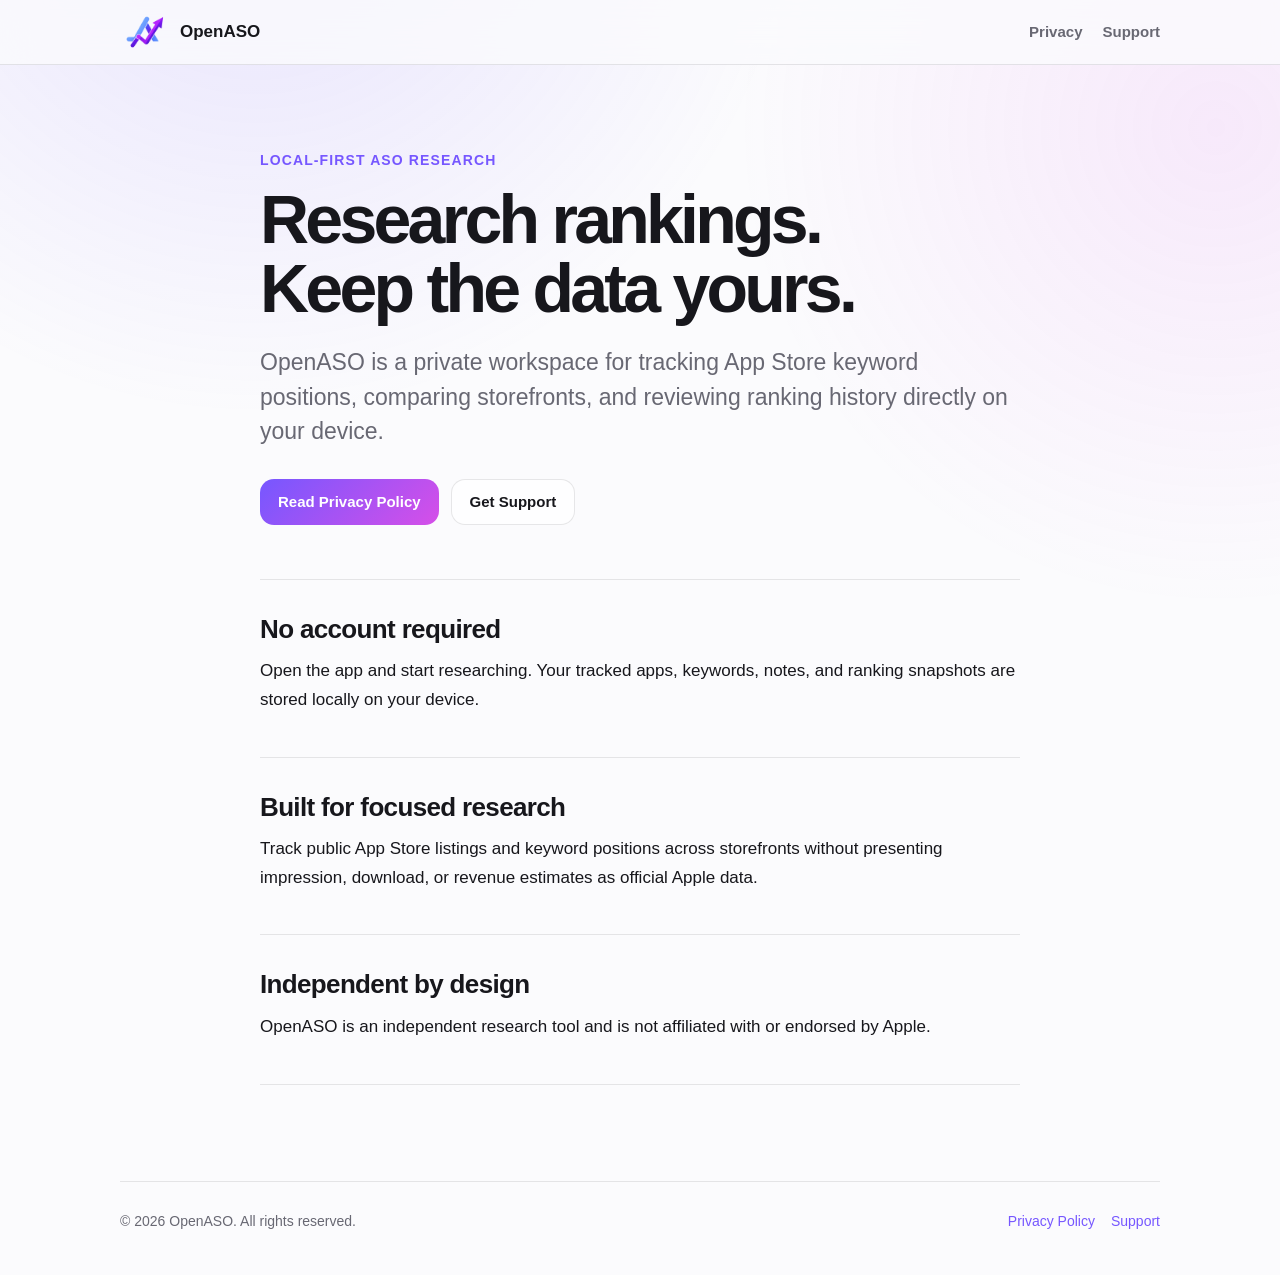
<file: index.html>
<!doctype html>
<html lang="en">

<head>
    <meta charset="utf-8">
    <meta name="viewport" content="width=device-width,initial-scale=1">
    <meta name="description" content="OpenASO is a local-first App Store keyword research workspace.">
    <meta name="theme-color" content="#7657ff">
    <title>OpenASO — Local-first ASO Research</title>
    <link rel="stylesheet" href="./assets/styles.css">
    <link rel="icon" href="./assets/logo.png">
    <link rel="apple-touch-icon" href="./assets/logo.png">
</head>

<body>
    <header class="site-header">
        <nav class="nav"><a class="brand" href="./"><img class="brand-logo" src="./assets/logo.png" alt="OpenASO logo">OpenASO</a>
            <div class="links"><a href="./privacy/">Privacy</a><a href="./support/">Support</a></div>
        </nav>
    </header>
    <main>
        <div class="hero">
            <p class="eyebrow">Local-first ASO research</p>
            <h1>Research rankings.<br>Keep the data yours.</h1>
            <p class="lede">OpenASO is a private workspace for tracking App Store keyword positions, comparing
                storefronts, and reviewing ranking history directly on your device.</p>
            <div class="buttons"><a class="button" href="./privacy/">Read Privacy Policy</a><a class="button secondary"
                    href="./support/">Get Support</a></div>
        </div>
        <article>
            <section>
                <h2>No account required</h2>
                <p>Open the app and start researching. Your tracked apps, keywords, notes, and ranking snapshots are
                    stored locally on your device.</p>
            </section>
            <section>
                <h2>Built for focused research</h2>
                <p>Track public App Store listings and keyword positions across storefronts without presenting
                    impression, download, or revenue estimates as official Apple data.</p>
            </section>
            <section>
                <h2>Independent by design</h2>
                <p>OpenASO is an independent research tool and is not affiliated with or endorsed by Apple.</p>
            </section>
        </article>
    </main>
    <footer><span>© 2026 OpenASO. All rights reserved.</span>
        <div class="footer-links"><a href="./privacy/">Privacy Policy</a><a href="./support/">Support</a></div>
    </footer>
</body>

</html>
</file>
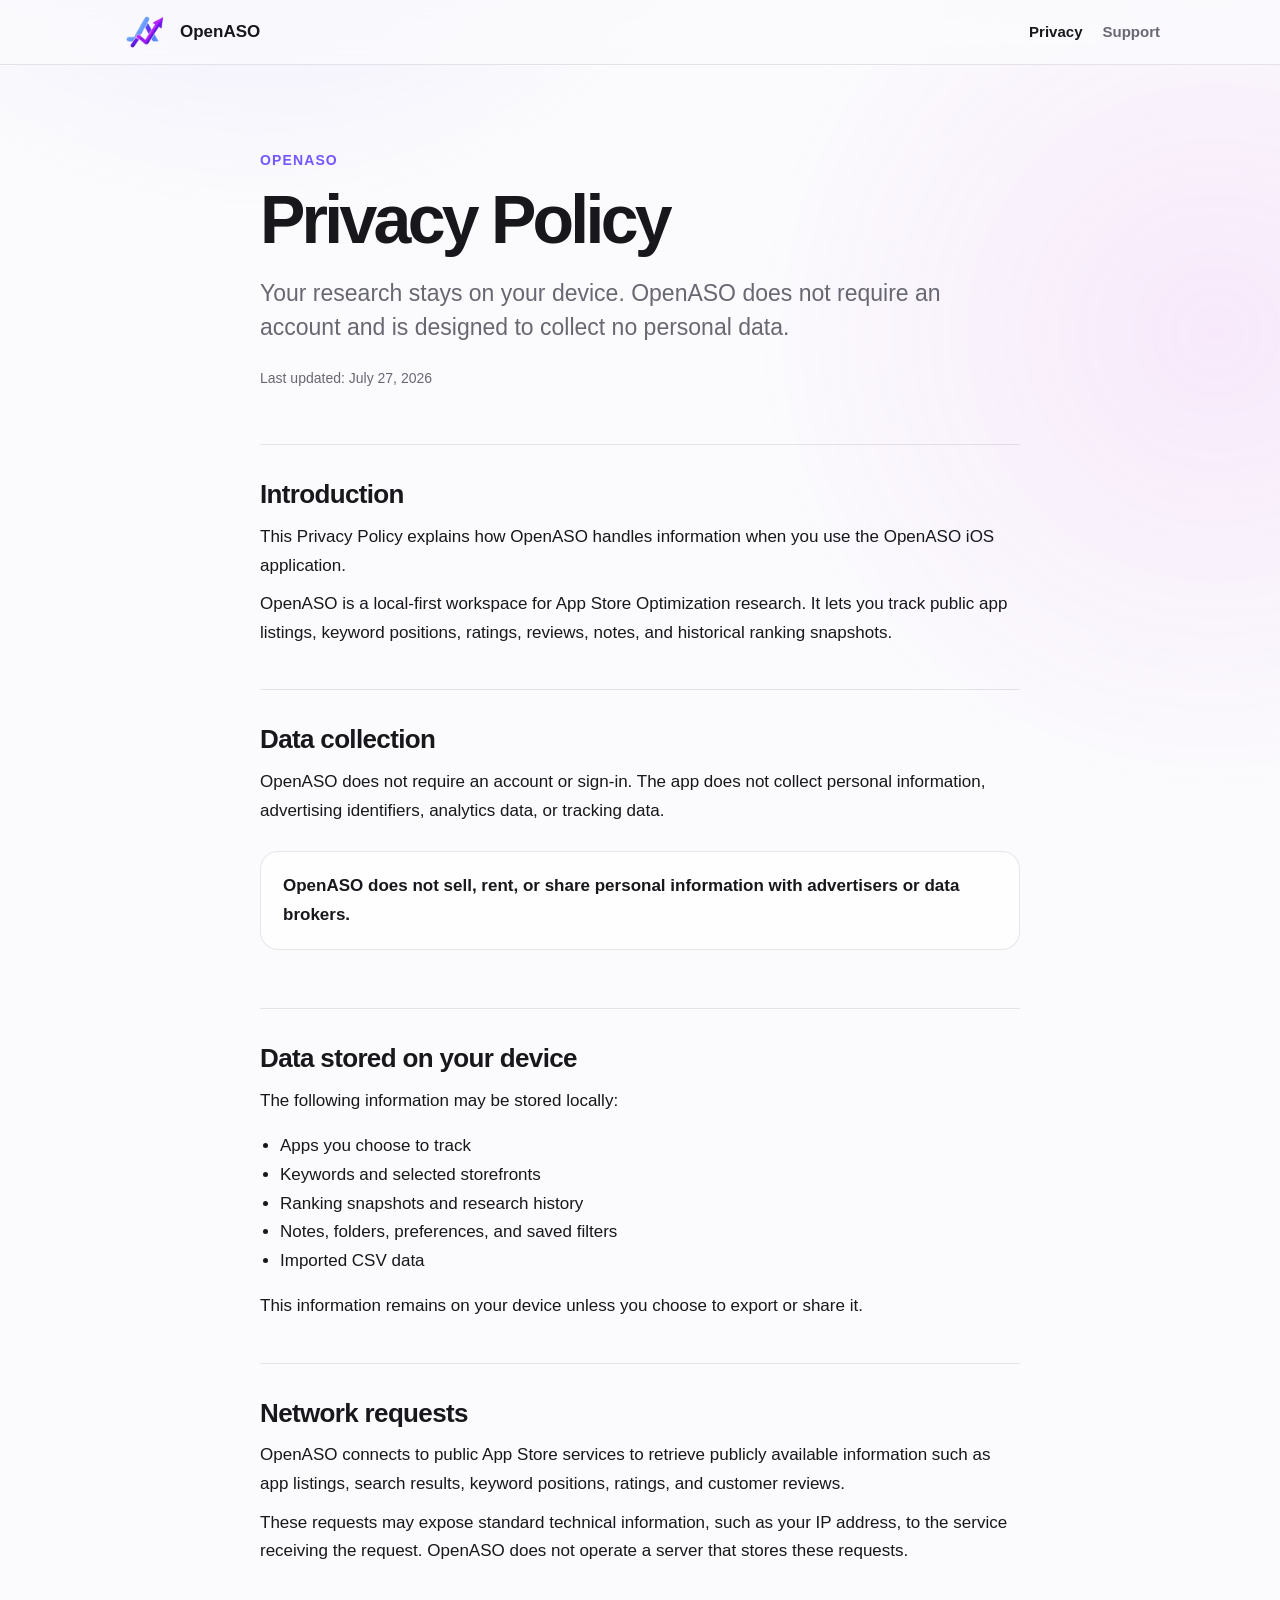
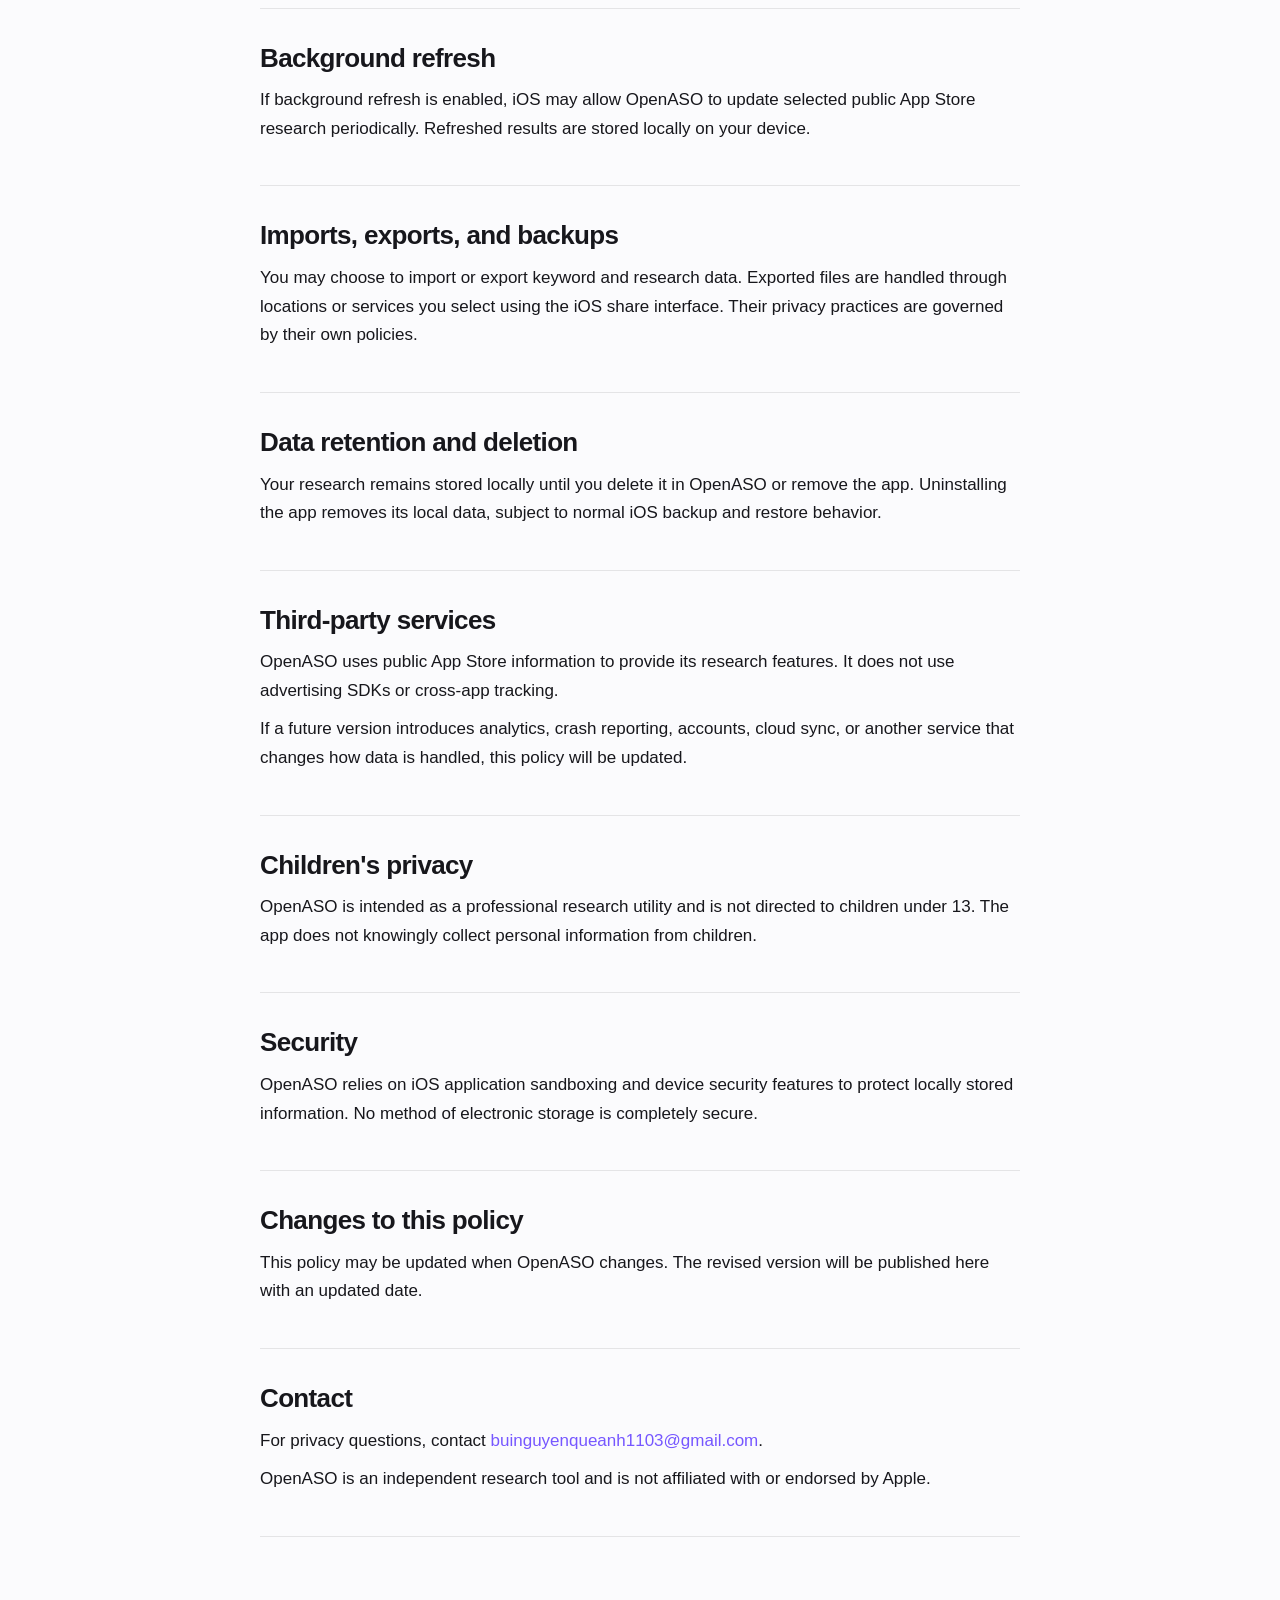
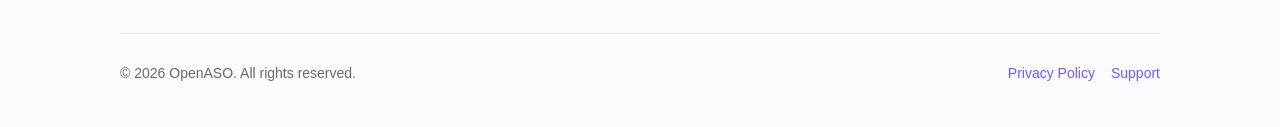
<file: privacy/index.html>
<!doctype html>
<html lang="en">

<head>
    <meta charset="utf-8">
    <meta name="viewport" content="width=device-width,initial-scale=1">
    <meta name="description" content="OpenASO Privacy Policy.">
    <meta name="theme-color" content="#7657ff">
    <title>Privacy Policy — OpenASO</title>
    <link rel="stylesheet" href="../assets/styles.css">
    <link rel="icon" href="../assets/logo.png">
    <link rel="apple-touch-icon" href="../assets/logo.png">
</head>

<body>
    <header class="site-header">
        <nav class="nav"><a class="brand" href="../"><img class="brand-logo" src="../assets/logo.png" alt="OpenASO logo">OpenASO</a>
            <div class="links"><a href="../privacy/" aria-current="page">Privacy</a><a href="../support/">Support</a>
            </div>
        </nav>
    </header>
    <main>
        <div class="hero">
            <p class="eyebrow">OpenASO</p>
            <h1>Privacy Policy</h1>
            <p class="lede">Your research stays on your device. OpenASO does not require an account and is designed to
                collect no personal data.</p>
            <p class="updated">Last updated: July 27, 2026</p>
        </div>
        <article>
            <section>
                <h2>Introduction</h2>
                <p>This Privacy Policy explains how OpenASO handles information when you use the OpenASO iOS
                    application.</p>
                <p>OpenASO is a local-first workspace for App Store Optimization research. It lets you track public app
                    listings, keyword positions, ratings, reviews, notes, and historical ranking snapshots.</p>
            </section>
            <section>
                <h2>Data collection</h2>
                <p>OpenASO does not require an account or sign-in. The app does not collect personal information,
                    advertising identifiers, analytics data, or tracking data.</p>
                <div class="callout"><strong>OpenASO does not sell, rent, or share personal information with advertisers
                        or data brokers.</strong></div>
            </section>
            <section>
                <h2>Data stored on your device</h2>
                <p>The following information may be stored locally:</p>
                <ul>
                    <li>Apps you choose to track</li>
                    <li>Keywords and selected storefronts</li>
                    <li>Ranking snapshots and research history</li>
                    <li>Notes, folders, preferences, and saved filters</li>
                    <li>Imported CSV data</li>
                </ul>
                <p>This information remains on your device unless you choose to export or share it.</p>
            </section>
            <section>
                <h2>Network requests</h2>
                <p>OpenASO connects to public App Store services to retrieve publicly available information such as app
                    listings, search results, keyword positions, ratings, and customer reviews.</p>
                <p>These requests may expose standard technical information, such as your IP address, to the service
                    receiving the request. OpenASO does not operate a server that stores these requests.</p>
            </section>
            <section>
                <h2>Background refresh</h2>
                <p>If background refresh is enabled, iOS may allow OpenASO to update selected public App Store research
                    periodically. Refreshed results are stored locally on your device.</p>
            </section>
            <section>
                <h2>Imports, exports, and backups</h2>
                <p>You may choose to import or export keyword and research data. Exported files are handled through
                    locations or services you select using the iOS share interface. Their privacy practices are governed
                    by their own policies.</p>
            </section>
            <section>
                <h2>Data retention and deletion</h2>
                <p>Your research remains stored locally until you delete it in OpenASO or remove the app. Uninstalling
                    the app removes its local data, subject to normal iOS backup and restore behavior.</p>
            </section>
            <section>
                <h2>Third-party services</h2>
                <p>OpenASO uses public App Store information to provide its research features. It does not use
                    advertising SDKs or cross-app tracking.</p>
                <p>If a future version introduces analytics, crash reporting, accounts, cloud sync, or another service
                    that changes how data is handled, this policy will be updated.</p>
            </section>
            <section>
                <h2>Children's privacy</h2>
                <p>OpenASO is intended as a professional research utility and is not directed to children under 13. The
                    app does not knowingly collect personal information from children.</p>
            </section>
            <section>
                <h2>Security</h2>
                <p>OpenASO relies on iOS application sandboxing and device security features to protect locally stored
                    information. No method of electronic storage is completely secure.</p>
            </section>
            <section>
                <h2>Changes to this policy</h2>
                <p>This policy may be updated when OpenASO changes. The revised version will be published here with an
                    updated date.</p>
            </section>
            <section>
                <h2>Contact</h2>
                <p>For privacy questions, contact <a
                        href="mailto:buinguyenqueanh1103@gmail.com">buinguyenqueanh1103@gmail.com</a>.</p>
                <p>OpenASO is an independent research tool and is not affiliated with or endorsed by Apple.</p>
            </section>
        </article>
    </main>
    <footer><span>© 2026 OpenASO. All rights reserved.</span>
        <div class="footer-links"><a href="../privacy/">Privacy Policy</a><a href="../support/">Support</a></div>
    </footer>
</body>

</html>
</file>
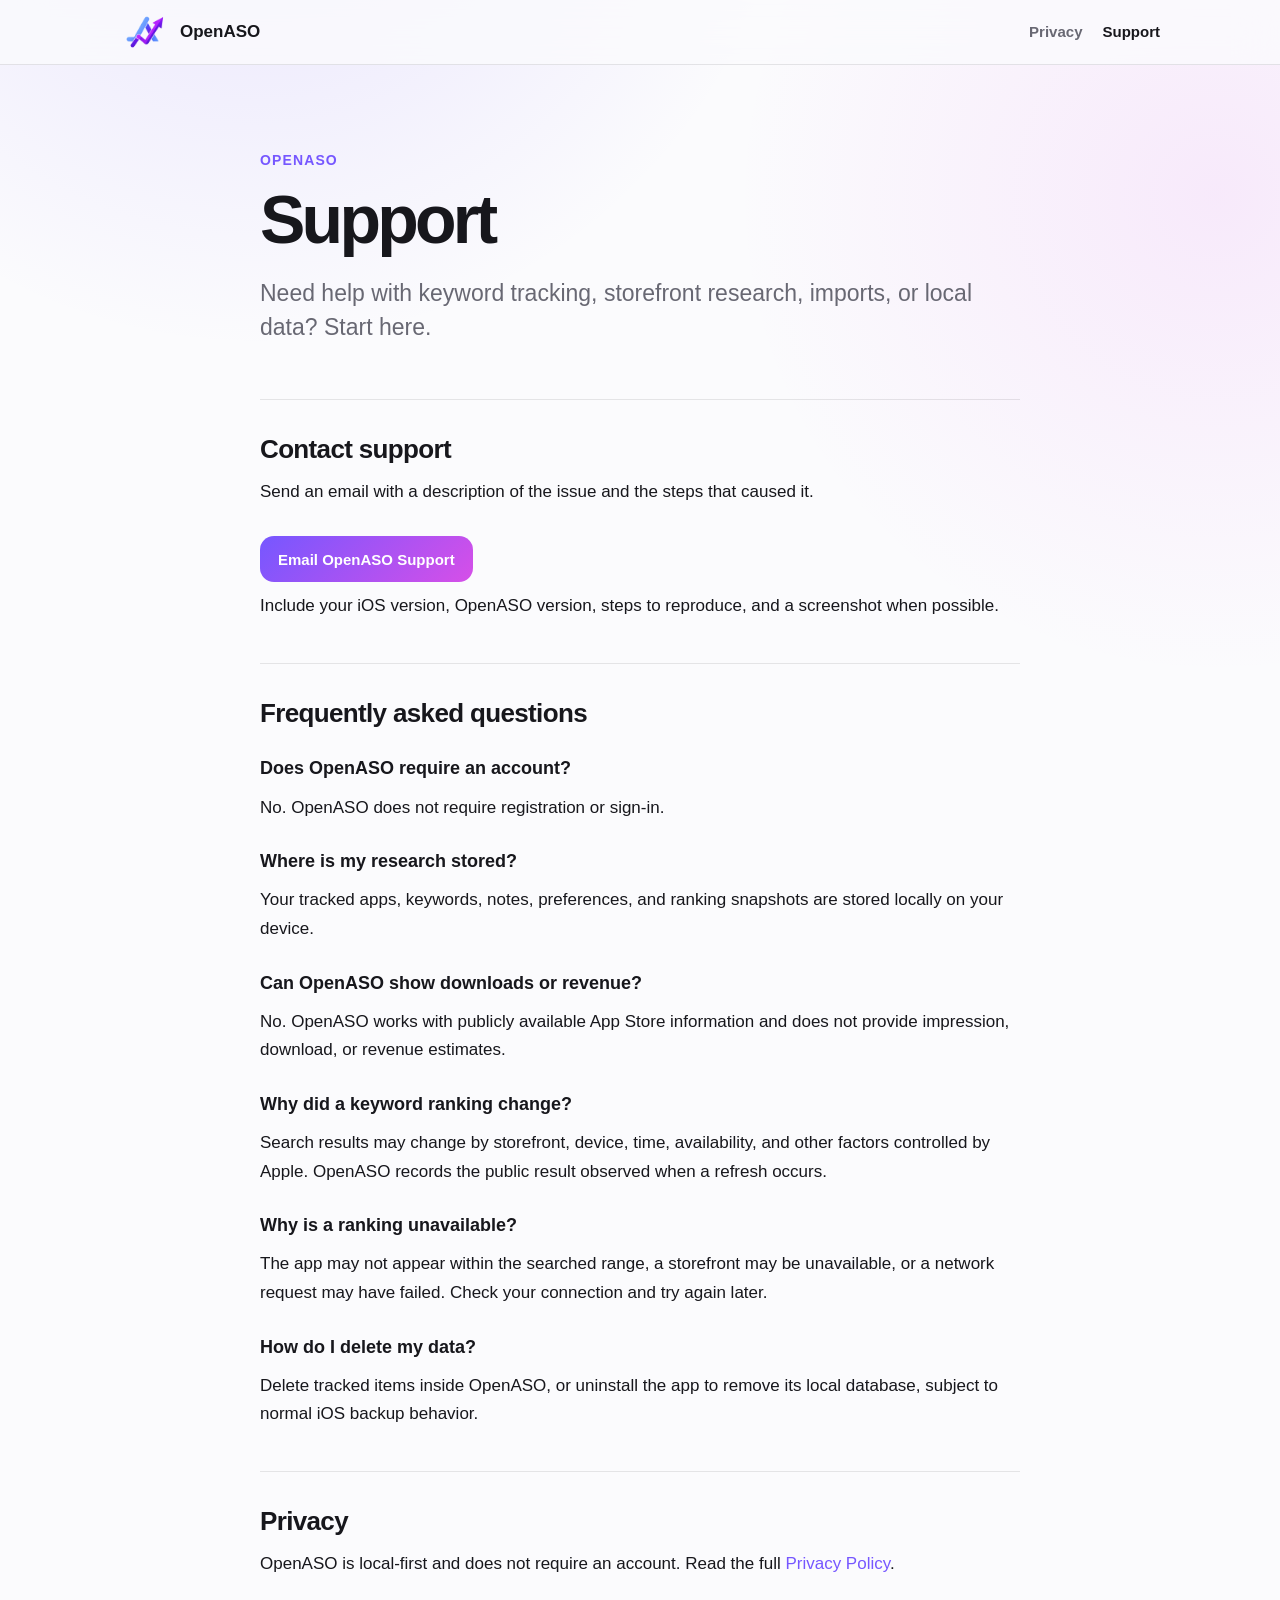
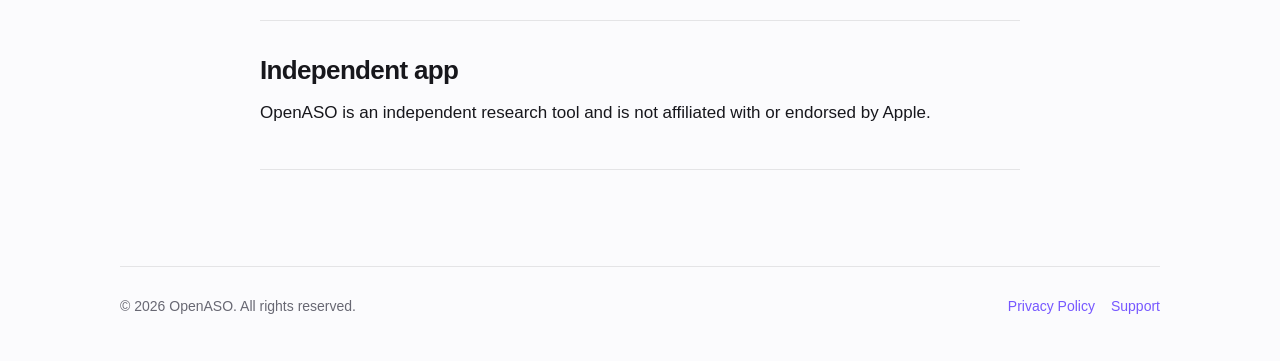
<file: support/index.html>
<!doctype html>
<html lang="en">

<head>
    <meta charset="utf-8">
    <meta name="viewport" content="width=device-width,initial-scale=1">
    <meta name="description" content="OpenASO support and frequently asked questions.">
    <meta name="theme-color" content="#7657ff">
    <title>Support — OpenASO</title>
    <link rel="stylesheet" href="../assets/styles.css">
    <link rel="icon" href="../assets/logo.png">
    <link rel="apple-touch-icon" href="../assets/logo.png">
</head>

<body>
    <header class="site-header">
        <nav class="nav"><a class="brand" href="../"><img class="brand-logo" src="../assets/logo.png" alt="OpenASO logo">OpenASO</a>
            <div class="links"><a href="../privacy/">Privacy</a><a href="../support/" aria-current="page">Support</a>
            </div>
        </nav>
    </header>
    <main>
        <div class="hero">
            <p class="eyebrow">OpenASO</p>
            <h1>Support</h1>
            <p class="lede">Need help with keyword tracking, storefront research, imports, or local data? Start here.
            </p>
        </div>
        <article>
            <section>
                <h2>Contact support</h2>
                <p>Send an email with a description of the issue and the steps that caused it.</p>
                <div class="buttons"><a class="button"
                        href="mailto:buinguyenqueanh1103@gmail.com?subject=OpenASO%20Support">Email OpenASO Support</a>
                </div>
                <p>Include your iOS version, OpenASO version, steps to reproduce, and a screenshot when possible.</p>
            </section>
            <section>
                <h2>Frequently asked questions</h2>
                <h3>Does OpenASO require an account?</h3>
                <p>No. OpenASO does not require registration or sign-in.</p>
                <h3>Where is my research stored?</h3>
                <p>Your tracked apps, keywords, notes, preferences, and ranking snapshots are stored locally on your
                    device.</p>
                <h3>Can OpenASO show downloads or revenue?</h3>
                <p>No. OpenASO works with publicly available App Store information and does not provide impression,
                    download, or revenue estimates.</p>
                <h3>Why did a keyword ranking change?</h3>
                <p>Search results may change by storefront, device, time, availability, and other factors controlled by
                    Apple. OpenASO records the public result observed when a refresh occurs.</p>
                <h3>Why is a ranking unavailable?</h3>
                <p>The app may not appear within the searched range, a storefront may be unavailable, or a network
                    request may have failed. Check your connection and try again later.</p>
                <h3>How do I delete my data?</h3>
                <p>Delete tracked items inside OpenASO, or uninstall the app to remove its local database, subject to
                    normal iOS backup behavior.</p>
            </section>
            <section>
                <h2>Privacy</h2>
                <p>OpenASO is local-first and does not require an account. Read the full <a href="../privacy/">Privacy
                        Policy</a>.</p>
            </section>
            <section>
                <h2>Independent app</h2>
                <p>OpenASO is an independent research tool and is not affiliated with or endorsed by Apple.</p>
            </section>
        </article>
    </main>
    <footer><span>© 2026 OpenASO. All rights reserved.</span>
        <div class="footer-links"><a href="../privacy/">Privacy Policy</a><a href="../support/">Support</a></div>
    </footer>
</body>

</html>
</file>
<file: assets/styles.css>
:root {
  color-scheme: light dark;
  --bg: #fbfbfd;
  --text: #17171c;
  --muted: #686873;
  --line: rgba(20, 20, 30, 0.1);
  --accent: #7657ff;
  --accent2: #d64fe8;
  --surface: rgba(255, 255, 255, 0.72);
}
@media (prefers-color-scheme: dark) {
  :root {
    --bg: #09090c;
    --text: #f7f7fa;
    --muted: #aaaab5;
    --line: rgba(255, 255, 255, 0.11);
    --surface: rgba(22, 22, 28, 0.72);
  }
}
* {
  box-sizing: border-box;
}
html {
  background: var(--bg);
  scroll-behavior: smooth;
}
body {
  margin: 0;
  color: var(--text);
  background:
    radial-gradient(
      circle at 20% -10%,
      rgba(118, 87, 255, 0.15),
      transparent 34rem
    ),
    radial-gradient(
      circle at 95% 10%,
      rgba(214, 79, 232, 0.1),
      transparent 30rem
    ),
    var(--bg);
  font:
    17px/1.68 -apple-system,
    BlinkMacSystemFont,
    "SF Pro Text",
    "Segoe UI",
    sans-serif;
  -webkit-font-smoothing: antialiased;
}
a {
  color: var(--accent);
  text-decoration: none;
}
a:hover {
  text-decoration: underline;
}
.site-header {
  position: sticky;
  top: 0;
  z-index: 5;
  border-bottom: 1px solid var(--line);
  background: color-mix(in srgb, var(--bg) 82%, transparent);
  backdrop-filter: blur(20px);
}
.nav {
  width: min(calc(100% - 36px), 1040px);
  height: 64px;
  margin: auto;
  display: flex;
  align-items: center;
  justify-content: space-between;
}
.brand {
  display: flex;
  align-items: center;
  gap: 10px;
  color: var(--text);
  font-weight: 750;
}
.mark {
  width: 28px;
  height: 28px;
  border-radius: 9px;
  background: linear-gradient(135deg, var(--accent), var(--accent2));
}
.links {
  display: flex;
  gap: 20px;
  font-size: 15px;
}
.links a {
  color: var(--muted);
  font-weight: 600;
}
.links a[aria-current="page"] {
  color: var(--text);
}
main {
  width: min(calc(100% - 36px), 760px);
  margin: auto;
  padding: 84px 0 96px;
}
.hero {
  margin-bottom: 54px;
}
.eyebrow {
  margin: 0 0 12px;
  color: var(--accent);
  font-size: 14px;
  font-weight: 800;
  letter-spacing: 0.08em;
  text-transform: uppercase;
}
h1 {
  margin: 0;
  font-size: clamp(42px, 7vw, 68px);
  line-height: 1.02;
  letter-spacing: -0.055em;
}
.lede {
  margin: 22px 0 0;
  color: var(--muted);
  font-size: clamp(19px, 2.5vw, 23px);
  line-height: 1.5;
}
.updated {
  margin-top: 22px;
  color: var(--muted);
  font-size: 14px;
}
article {
  border-top: 1px solid var(--line);
}
section {
  padding: 34px 0 32px;
  border-bottom: 1px solid var(--line);
}
h2 {
  margin: 0 0 12px;
  font-size: 26px;
  line-height: 1.22;
  letter-spacing: -0.025em;
}
h3 {
  margin: 24px 0 6px;
  font-size: 18px;
}
p {
  margin: 10px 0;
}
ul {
  padding-left: 1.25rem;
}
.callout {
  margin: 26px 0;
  padding: 20px 22px;
  border: 1px solid var(--line);
  border-radius: 18px;
  background: var(--surface);
}
.buttons {
  display: flex;
  flex-wrap: wrap;
  gap: 12px;
  margin-top: 30px;
}
.button {
  display: inline-flex;
  align-items: center;
  min-height: 46px;
  padding: 0 18px;
  border-radius: 14px;
  color: #fff;
  font-size: 15px;
  font-weight: 700;
  background: linear-gradient(135deg, var(--accent), var(--accent2));
}
.button.secondary {
  color: var(--text);
  border: 1px solid var(--line);
  background: var(--surface);
}
footer {
  width: min(calc(100% - 36px), 1040px);
  margin: auto;
  padding: 28px 0 42px;
  border-top: 1px solid var(--line);
  color: var(--muted);
  font-size: 14px;
  display: flex;
  justify-content: space-between;
  gap: 20px;
  flex-wrap: wrap;
}
.footer-links {
  display: flex;
  gap: 16px;
}
@media (max-width: 620px) {
  .nav {
    height: 58px;
  }
  .links {
    gap: 13px;
  }
  main {
    padding-top: 58px;
  }
}

.brand-logo {
  width: 50px;
  height: 50px;
  object-fit: contain;
  display: block;
  border-radius: 9px;
}
</file>
